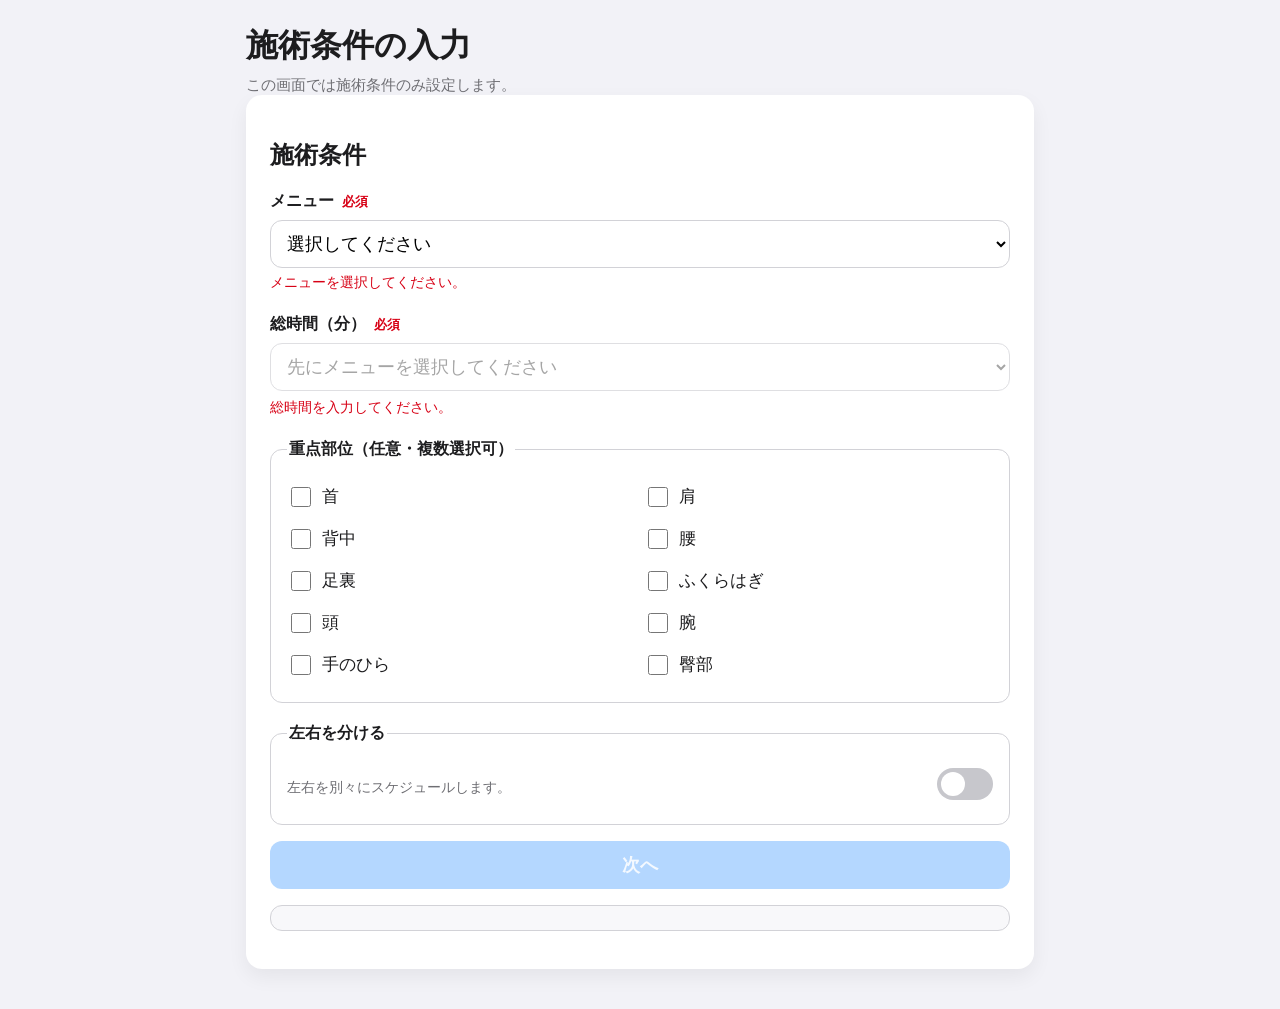
<file: index.html>
<!doctype html>
<html lang="ja">
  <head>
    <meta charset="UTF-8" />
    <meta name="viewport" content="width=device-width, initial-scale=1.0" />
    <title>施術条件入力</title>
    <link rel="stylesheet" href="styles.css" />
  </head>
  <body>
    <main class="container">
      <header class="header">
        <h1>施術条件の入力</h1>
        <p>この画面では施術条件のみ設定します。</p>
      </header>

      <section class="card" aria-labelledby="form-title">
        <h2 id="form-title">施術条件</h2>

        <div class="field">
          <label for="menuSelect">メニュー <span class="required">必須</span></label>
          <select id="menuSelect" name="menuId">
            <option value="">選択してください</option>
          </select>
          <p id="menuError" class="error" aria-live="polite"></p>
        </div>

        <div class="field">
          <p class="field-label" id="durationLabel">総時間（分） <span class="required">必須</span></p>

          <select id="durationSelect" name="durationPreset" class="hidden" disabled aria-labelledby="durationLabel">
            <option value="">先にメニューを選択してください</option>
          </select>

          <input
            id="durationCustom"
            name="totalDurationMin"
            class="hidden"
            type="number"
            min="1"
            step="1"
            inputmode="numeric"
            placeholder="1以上の整数（分）"
            disabled
            aria-labelledby="durationLabel"
          />

          <p id="durationHelp" class="help"></p>
          <p id="durationError" class="error" aria-live="polite"></p>
        </div>

        <fieldset class="field">
          <legend>重点部位（任意・複数選択可）</legend>
          <div id="focusAreaList" class="checkbox-grid"></div>
        </fieldset>

        <fieldset class="field split-fieldset">
          <legend id="splitLegend">左右を分ける</legend>
          <div class="split-row">
            <p id="splitDescription" class="split-description">左右を別々にスケジュールします。</p>
            <label class="switch" for="splitToggle" aria-labelledby="splitLegend splitDescription">
              <input id="splitToggle" type="checkbox" role="switch" />
              <span class="slider" aria-hidden="true"></span>
            </label>
          </div>
        </fieldset>

        <button id="nextButton" type="button" disabled>次へ</button>
        <p id="formMessage" class="form-message" aria-live="polite"></p>
      </section>
    </main>

    <script src="infra/storage.js"></script>
    <script src="app.js"></script>
  </body>
</html>
</file>
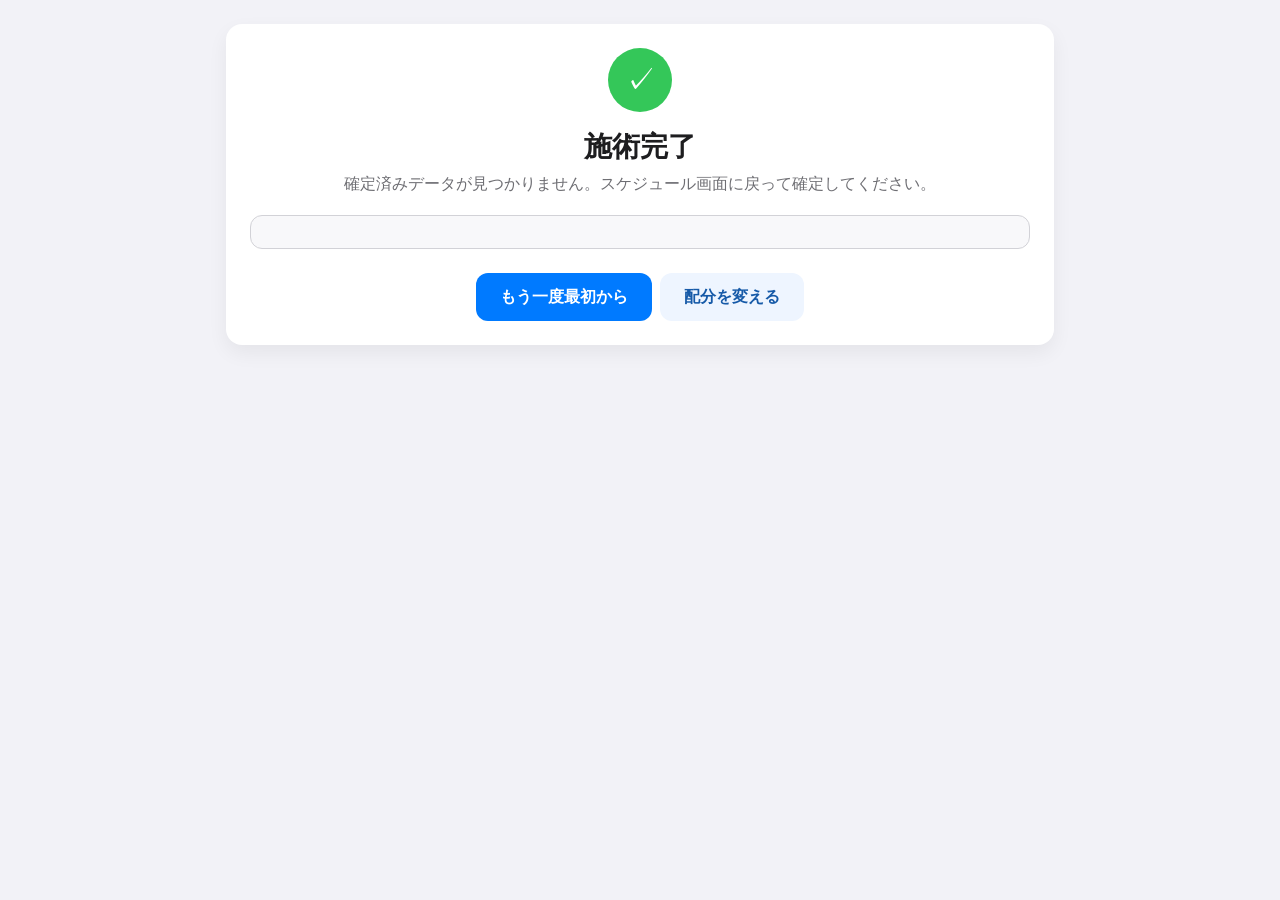
<file: complete.html>
<!doctype html>
<html lang="ja">
  <head>
    <meta charset="UTF-8" />
    <meta name="viewport" content="width=device-width, initial-scale=1.0" />
    <title>施術完了</title>
    <link rel="stylesheet" href="complete.css" />
  </head>
  <body>
    <main class="container">
      <section class="card">
        <div class="complete-icon" aria-hidden="true">✓</div>
        <h1>施術完了</h1>
        <p id="statusText" class="status" aria-live="polite"></p>

        <dl id="summaryList" class="summary"></dl>

        <div class="actions">
          <a class="button" href="index.html">もう一度最初から</a>
          <a class="button ghost" href="schedule.html">配分を変える</a>
        </div>
      </section>
    </main>

    <script src="infra/storage.js"></script>
    <script src="complete.js"></script>
  </body>
</html>
</file>
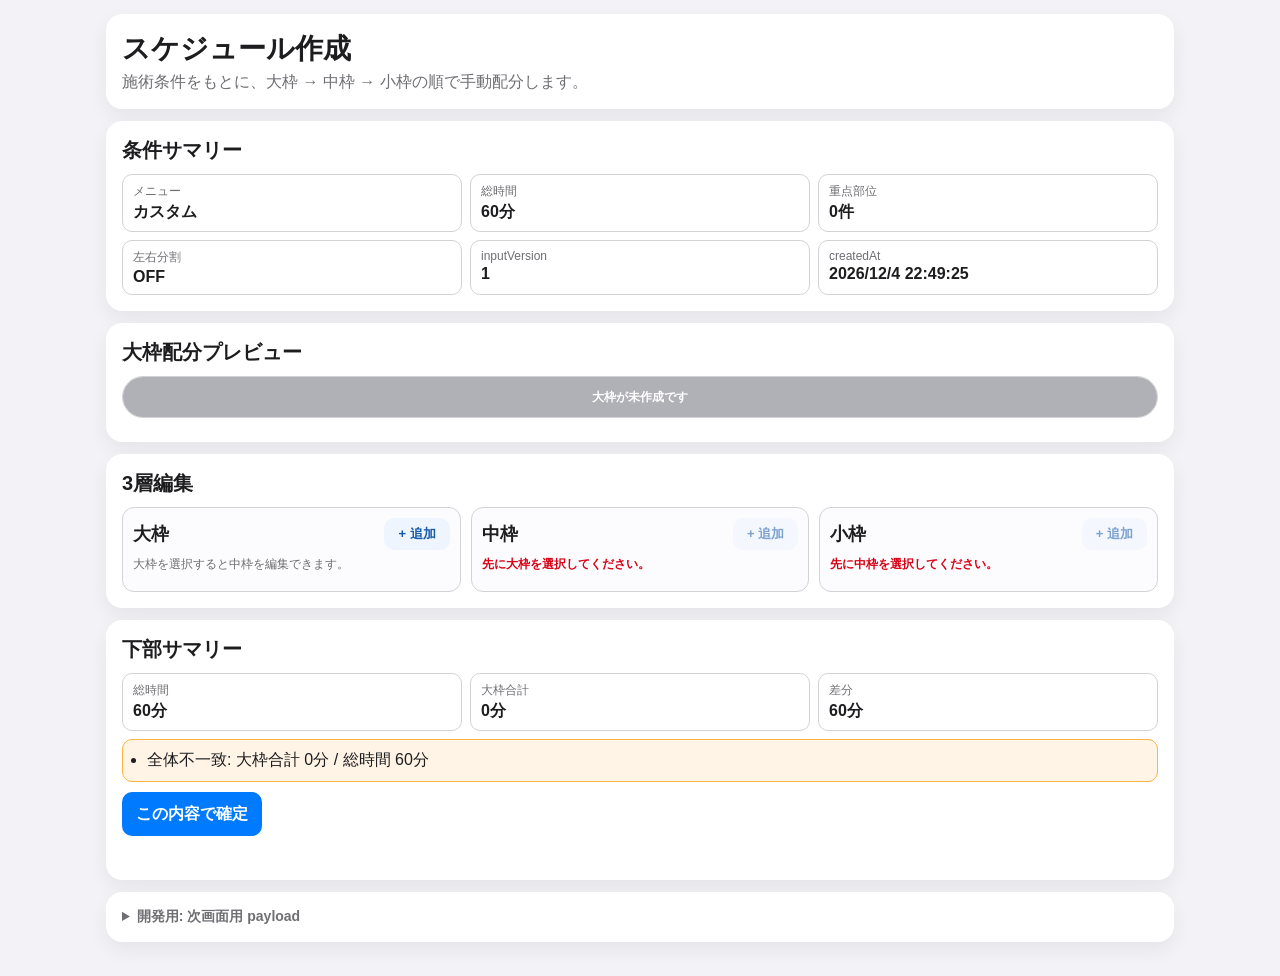
<file: schedule.html>
<!doctype html>
<html lang="ja">
  <head>
    <meta charset="UTF-8" />
    <meta name="viewport" content="width=device-width, initial-scale=1.0" />
    <title>スケジュール作成</title>
    <link rel="stylesheet" href="schedule.css" />
  </head>
  <body>
    <main class="container">

      <header class="header card">
        <h1>スケジュール作成</h1>
        <p>施術条件をもとに、大枠 → 中枠 → 小枠の順で手動配分します。</p>
      </header>

      <section class="card" aria-labelledby="condition-title">
        <h2 id="condition-title">条件サマリー</h2>
        <div id="conditionSummary" class="summary-grid"></div>
      </section>

      <section class="card" aria-labelledby="frame-preview-title">
        <h2 id="frame-preview-title">大枠配分プレビュー</h2>
        <div id="frameBar" class="stacked-bar" role="img" aria-label="大枠配分の比率"></div>
        <div id="frameLegend" class="legend"></div>
      </section>

      <section class="card" aria-labelledby="editor-title">
        <h2 id="editor-title">3層編集</h2>
        <div class="editor-grid">
          <section class="panel" aria-labelledby="frame-panel-title">
            <div class="panel-head">
              <h3 id="frame-panel-title">大枠</h3>
              <button id="addFrameBtn" type="button" class="ghost">+ 追加</button>
            </div>
            <p class="help">大枠を選択すると中枠を編集できます。</p>
            <div id="frameList" class="list"></div>
          </section>

          <section class="panel" aria-labelledby="block-panel-title">
            <div class="panel-head">
              <h3 id="block-panel-title">中枠</h3>
              <button id="addBlockBtn" type="button" class="ghost">+ 追加</button>
            </div>
            <p id="blockGuard" class="guard">先に大枠を選択してください。</p>
            <div id="blockList" class="list"></div>
          </section>

          <section class="panel" aria-labelledby="unit-panel-title">
            <div class="panel-head">
              <h3 id="unit-panel-title">小枠</h3>
              <button id="addUnitBtn" type="button" class="ghost">+ 追加</button>
            </div>
            <p id="unitGuard" class="guard">先に中枠を選択してください。</p>
            <div id="unitList" class="list"></div>
          </section>
        </div>
      </section>

      <section class="card" aria-labelledby="warning-title">
        <h2 id="warning-title">下部サマリー</h2>
        <div id="totals" class="totals"></div>
        <ul id="warningList" class="warning-list"></ul>
        <button id="confirmButton" type="button">この内容で確定</button>
        <p id="confirmMessage" class="confirm-message" aria-live="polite"></p>
      </section>

      <details class="card dev-preview">
        <summary>開発用: 次画面用 payload</summary>
        <pre id="payloadPreview"></pre>
      </details>
    </main>

    <script src="infra/storage.js"></script>
    <script src="schedule.js"></script>
  </body>
</html>
</file>
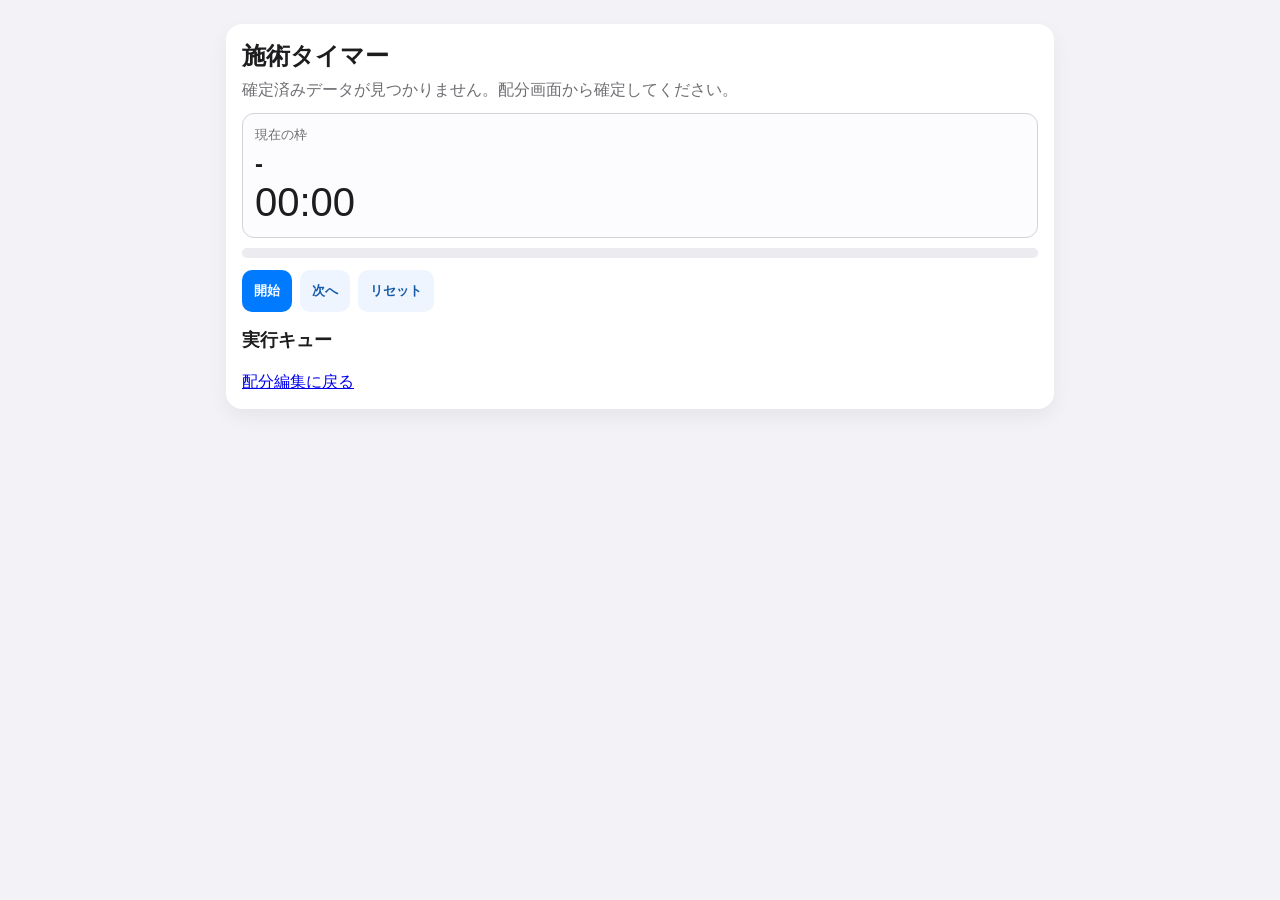
<file: timer.html>
<!doctype html>
<html lang="ja">
  <head>
    <meta charset="UTF-8" />
    <meta name="viewport" content="width=device-width, initial-scale=1.0" />
    <title>施術タイマー</title>
    <link rel="stylesheet" href="timer.css" />
  </head>
  <body>
    <main class="container">
      <section class="card">
        <h1>施術タイマー</h1>
        <p id="timerStatus" class="status" aria-live="polite"></p>

        <div class="current">
          <p class="label">現在の枠</p>
          <p id="currentName" class="name">-</p>
          <p id="currentRemain" class="remain">00:00</p>
        </div>

        <div class="bar-wrap" aria-hidden="true">
          <div id="progressBar" class="bar"></div>
        </div>

        <div class="actions">
          <button id="startPauseBtn" type="button">開始</button>
          <button id="nextBtn" type="button" class="ghost">次へ</button>
          <button id="resetBtn" type="button" class="ghost">リセット</button>
        </div>

        <h2>実行キュー</h2>
        <ol id="queueList" class="queue"></ol>

        <div class="links">
          <a href="schedule.html">配分編集に戻る</a>
        </div>
      </section>
    </main>

    <script src="infra/storage.js"></script>
    <script src="domain/execution-queue.js"></script>
    <script src="timer.js"></script>
  </body>
</html>
</file>
<file: styles.css>
:root {
  --bg: #f2f2f7;
  --card: #ffffff;
  --text: #1d1d1f;
  --muted: #6e6e73;
  --primary: #007aff;
  --danger: #d70015;
  --border: #d2d2d7;
  --shadow: 0 8px 20px rgba(0, 0, 0, 0.06);
  font-family: -apple-system, BlinkMacSystemFont, "Segoe UI", Roboto, Helvetica, Arial, sans-serif;
}

* {
  box-sizing: border-box;
}

body {
  margin: 0;
  background: var(--bg);
  color: var(--text);
}

.container {
  max-width: 820px;
  margin: 0 auto;
  padding: 24px 16px;
}

.header h1 {
  margin: 0;

  font-weight: 700;
}

.header p {
  margin: 8px 0 0;
  color: var(--muted);
  font-size: 15px;
}

.card {
  background: var(--card);
  border-radius: 16px;
  box-shadow: var(--shadow);
  padding: 24px;
  margin-bottom: 16px;
}

label,
legend {
  display: block;
  font-size: 16px;
  font-weight: 600;
  margin-bottom: 8px;
}

.field-label {
  display: block;
  font-size: 16px;
  font-weight: 600;
  margin: 0 0 8px;
}

select,
input[type="number"] {
  width: 100%;
  min-height: 48px;
  border: 1px solid var(--border);
  border-radius: 12px;
  padding: 0 12px;
  font-size: 18px;
  background: #fff;
}

select:focus,
input[type="number"]:focus,
button:focus-visible,
input[type="checkbox"]:focus-visible + .slider {
  outline: 3px solid #b0d7ff;
  outline-offset: 1px;
}

.required {
  color: var(--danger);
  font-size: 13px;
  font-weight: 700;
  margin-left: 4px;
}

.help {
  margin: 8px 0 0;
  color: var(--muted);
  font-size: 14px;
}

.error {
  margin: 6px 0 0;
  min-height: 20px;
  color: var(--danger);
  font-size: 14px;
}

fieldset {
  border: 1px solid var(--border);
  border-radius: 12px;
  padding: 16px;
  margin: 0;
}

.field {
  margin-bottom: 20px;
}

.checkbox-grid {
  display: grid;
  grid-template-columns: repeat(2, minmax(0, 1fr));
  gap: 8px;
}

.checkbox-option {
  display: flex;
  align-items: center;
  gap: 8px;
  font-size: 17px;
  font-weight: 500;
}

.checkbox-option input {
  width: 20px;
  height: 20px;
}

.split-fieldset {
  margin-bottom: 16px;
}

.split-row {
  display: flex;
  align-items: center;
  justify-content: space-between;
}

.split-description {
  margin: 0;
  color: var(--muted);
  font-size: 14px;
  line-height: 1.4;
}

.switch {
  position: relative;
  width: 56px;
  height: 32px;
  flex-shrink: 0;
}

.switch input {
  opacity: 0;
  width: 0;
  height: 0;
}

.slider {
  position: absolute;
  inset: 0;
  background: #c7c7cc;
  border-radius: 999px;
  transition: 0.2s;
}

.slider::before {
  content: "";
  position: absolute;
  width: 24px;
  height: 24px;
  left: 4px;
  top: 4px;
  background: #fff;
  border-radius: 50%;
  transition: 0.2s;
}

.switch input:checked + .slider {
  background: var(--primary);
}

.switch input:checked + .slider::before {
  transform: translateX(24px);
}

button {
  width: 100%;
  min-height: 48px;
  padding: 0 24px;
  border: 0;
  border-radius: 12px;
  background: var(--primary);
  color: #fff;
  font-size: 18px;
  font-weight: 700;
  cursor: pointer;
}

button:disabled {
  background: #b4d7ff;
  color: #f4f9ff;
  cursor: default;
}

.form-message {
  min-height: 20px;
  margin-top: 16px;
  padding: 12px 16px;
  background: #f8f8fa;
  border: 1px solid var(--border);
  border-radius: 12px;
  font-size: 14px;
  line-height: 1.45;
  overflow-x: auto;
}

.hidden {
  display: none;
}

@media (max-width: 700px) {
  .checkbox-grid {
    grid-template-columns: 1fr;
  }
}
</file>
<file: complete.css>
:root {
  --bg: #f2f2f7;
  --card: #ffffff;
  --text: #1d1d1f;
  --muted: #6e6e73;
  --primary: #007aff;
  --success: #34c759;
  --border: #d2d2d7;
  --shadow: 0 8px 20px rgba(0, 0, 0, 0.06);
  font-family: -apple-system, BlinkMacSystemFont, "Segoe UI", Roboto, Helvetica, Arial, sans-serif;
}

* {
  box-sizing: border-box;
}

body {
  margin: 0;
  background: var(--bg);
  color: var(--text);
}

.container {
  max-width: 860px;
  margin: 24px auto;
  padding: 0 16px;
}

.card {
  background: var(--card);
  border-radius: 16px;
  box-shadow: var(--shadow);
  padding: 24px;
  text-align: center;
}

.complete-icon {
  width: 64px;
  height: 64px;
  border-radius: 50%;
  background: var(--success);
  color: #fff;
  font-size: 32px;
  display: flex;
  align-items: center;
  justify-content: center;
  margin: 0 auto 16px;
}

h1 {
  margin: 0 0 8px;
  font-size: 28px;
}

.status {
  margin: 0 0 20px;
  color: var(--muted);
  font-size: 16px;
}

.summary {
  display: grid;
  grid-template-columns: auto 1fr;
  gap: 8px 16px;
  margin: 0 0 24px;
  padding: 16px;
  background: #f8f8fa;
  border: 1px solid var(--border);
  border-radius: 12px;
  text-align: left;
}

.summary dt {
  font-weight: 600;
  color: var(--muted);
  font-size: 14px;
}

.summary dd {
  margin: 0;
  font-size: 14px;
}

.actions {
  display: flex;
  gap: 8px;
  flex-wrap: wrap;
  justify-content: center;
}

.button {
  display: inline-flex;
  align-items: center;
  justify-content: center;
  min-height: 48px;
  padding: 0 24px;
  border-radius: 12px;
  text-decoration: none;
  font-weight: 700;
  font-size: 16px;
  color: #fff;
  background: var(--primary);
}

.button.ghost {
  background: #eef5ff;
  color: #165aa8;
}
</file>
<file: schedule.css>
:root {
  --bg: #f2f2f7;
  --card: #ffffff;
  --text: #1d1d1f;
  --muted: #6e6e73;
  --primary: #007aff;
  --danger: #d70015;
  --warning-bg: #fff4e5;
  --warning-border: #ffb340;
  --border: #d2d2d7;
  --shadow: 0 8px 20px rgba(0, 0, 0, 0.06);
  font-family: -apple-system, BlinkMacSystemFont, "Segoe UI", Roboto, Helvetica, Arial, sans-serif;
}

* { box-sizing: border-box; }
body { margin: 0; background: var(--bg); color: var(--text); }

.container {
  max-width: 1100px;
  margin: 14px auto;
  padding: 0 16px 20px;
  display: grid;
  gap: 12px;
}

.card {
  background: var(--card);
  border-radius: 16px;
  box-shadow: var(--shadow);
  padding: 16px;
}


h1 { margin: 0; font-size: 28px; }
h2 { margin: 0 0 10px; font-size: 20px; }
h3 { margin: 0; font-size: 18px; }

.header p { margin: 4px 0 0; color: var(--muted); }


.summary-grid {
  display: grid;
  grid-template-columns: repeat(3, minmax(0, 1fr));
  gap: 8px;
}

.summary-item {
  border: 1px solid var(--border);
  border-radius: 10px;
  padding: 8px 10px;
}

.summary-item .k { color: var(--muted); font-size: 12px; }
.summary-item .v { font-weight: 700; font-size: 16px; margin-top: 2px; }

.stacked-bar {
  min-height: 42px;
  display: flex;
  border-radius: 999px;
  overflow: hidden;
  background: #ebebf0;
  border: 1px solid var(--border);
}

.segment {
  min-width: 1px;
  display: flex;
  align-items: center;
  justify-content: center;
  color: #fff;
  font-size: 12px;
  font-weight: 700;
  padding: 0 6px;
  white-space: nowrap;
}

.legend {
  margin-top: 8px;
  display: flex;
  flex-wrap: wrap;
  gap: 6px;
}

.legend-item {
  display: inline-flex;
  align-items: center;
  gap: 6px;
  border: 1px solid var(--border);
  border-radius: 999px;
  padding: 4px 8px;
  font-size: 12px;
}

.dot {
  width: 10px;
  height: 10px;
  border-radius: 50%;
}

.editor-grid {
  display: grid;
  grid-template-columns: repeat(3, minmax(0, 1fr));
  gap: 10px;
}

.panel {
  border: 1px solid var(--border);
  border-radius: 12px;
  padding: 10px;
  background: #fcfcfe;
}

.panel-head {
  display: flex;
  align-items: center;
  justify-content: space-between;
  margin-bottom: 6px;
}

.help { margin: 0 0 8px; font-size: 12px; color: var(--muted); }
.guard { margin: 0 0 8px; font-size: 12px; color: var(--muted); }
.guard.warn { color: var(--danger); font-weight: 600; }

.list { display: grid; gap: 8px; }

.row {
  border: 1px solid var(--border);
  border-radius: 10px;
  padding: 8px;
  display: grid;
  gap: 6px;
  cursor: pointer;
  background: #fff;
}

.row.selected {
  border-color: var(--primary);
  box-shadow: 0 0 0 2px rgba(0, 122, 255, 0.15);
}

.row-grid {
  display: grid;
  grid-template-columns: 1fr 92px;
  gap: 6px;
}

input[type="text"],
input[type="number"] {
  width: 100%;
  min-height: 40px;
  border: 1px solid var(--border);
  border-radius: 10px;
  padding: 8px;
  font-size: 15px;
}

.meta {
  font-size: 12px;
  color: var(--muted);
}

button {
  border: 0;
  border-radius: 10px;
  min-height: 44px;
  padding: 0 14px;
  font-size: 16px;
  font-weight: 700;
  background: var(--primary);
  color: #fff;
}

button.ghost {
  min-height: 32px;
  font-size: 13px;
  background: #eef5ff;
  color: #165aa8;
}

button:disabled {
  opacity: 0.55;
}

.totals {
  display: grid;
  grid-template-columns: repeat(3, minmax(0, 1fr));
  gap: 8px;
  margin-bottom: 8px;
}

.warning-list {
  margin: 0 0 10px;
  padding: 10px 12px 10px 24px;
  border: 1px solid var(--warning-border);
  border-radius: 10px;
  background: var(--warning-bg);
  display: grid;
  gap: 4px;
}

.warning-list.hidden { display: none; }

.confirm-message {
  min-height: 20px;
  margin: 8px 0 0;
  color: var(--muted);
  font-size: 14px;
}

.dev-preview summary {
  cursor: pointer;
  color: var(--muted);
  font-size: 14px;
  font-weight: 600;
}

pre {
  margin: 8px 0 0;
  border: 1px solid var(--border);
  border-radius: 10px;
  background: #f8f8fa;
  padding: 10px;
  font-size: 13px;
  overflow-x: auto;
}

@media (max-width: 980px) {
  .editor-grid { grid-template-columns: 1fr; }
  .summary-grid, .totals { grid-template-columns: repeat(2, minmax(0, 1fr)); }
}
</file>
<file: timer.css>
:root {
  --bg: #f2f2f7;
  --card: #fff;
  --text: #1d1d1f;
  --muted: #6e6e73;
  --primary: #007aff;
  --border: #d2d2d7;
  --shadow: 0 8px 20px rgba(0, 0, 0, 0.06);
  font-family: -apple-system, BlinkMacSystemFont, "Segoe UI", Roboto, Helvetica, Arial, sans-serif;
}

* { box-sizing: border-box; }
body { margin: 0; background: var(--bg); color: var(--text); }

.container { max-width: 860px; margin: 24px auto; padding: 0 16px; }
.card { background: var(--card); border-radius: 16px; box-shadow: var(--shadow); padding: 16px; }

h1 { margin: 0 0 8px; }
h2 { margin: 16px 0 8px; font-size: 18px; }

.status { margin: 0 0 12px; color: var(--muted); }

.current {
  border: 1px solid var(--border);
  border-radius: 12px;
  padding: 12px;
  background: #fcfcfe;
}

.label { margin: 0; color: var(--muted); font-size: 13px; }
.name { margin: 6px 0 2px; font-size: 24px; font-weight: 700; }
.remain { margin: 0; font-size: 40px; font-variant-numeric: tabular-nums; }

.bar-wrap {
  margin-top: 10px;
  width: 100%;
  height: 10px;
  border-radius: 999px;
  background: #ebebf0;
  overflow: hidden;
}

.bar {
  width: 0%;
  height: 100%;
  background: var(--primary);
  transition: width 0.2s linear;
}

.actions { margin-top: 12px; display: flex; gap: 8px; flex-wrap: wrap; }
button {
  border: 0;
  border-radius: 10px;
  min-height: 42px;
  padding: 0 12px;
  font-weight: 700;
  color: #fff;
  background: var(--primary);
}
button.ghost { background: #eef5ff; color: #165aa8; }

.queue { margin: 0; padding-left: 20px; display: grid; gap: 4px; }
.queue li.current { color: var(--primary); font-weight: 700; }
.queue li.done { color: var(--muted); text-decoration: line-through; }

.links { margin-top: 12px; }
</file>
